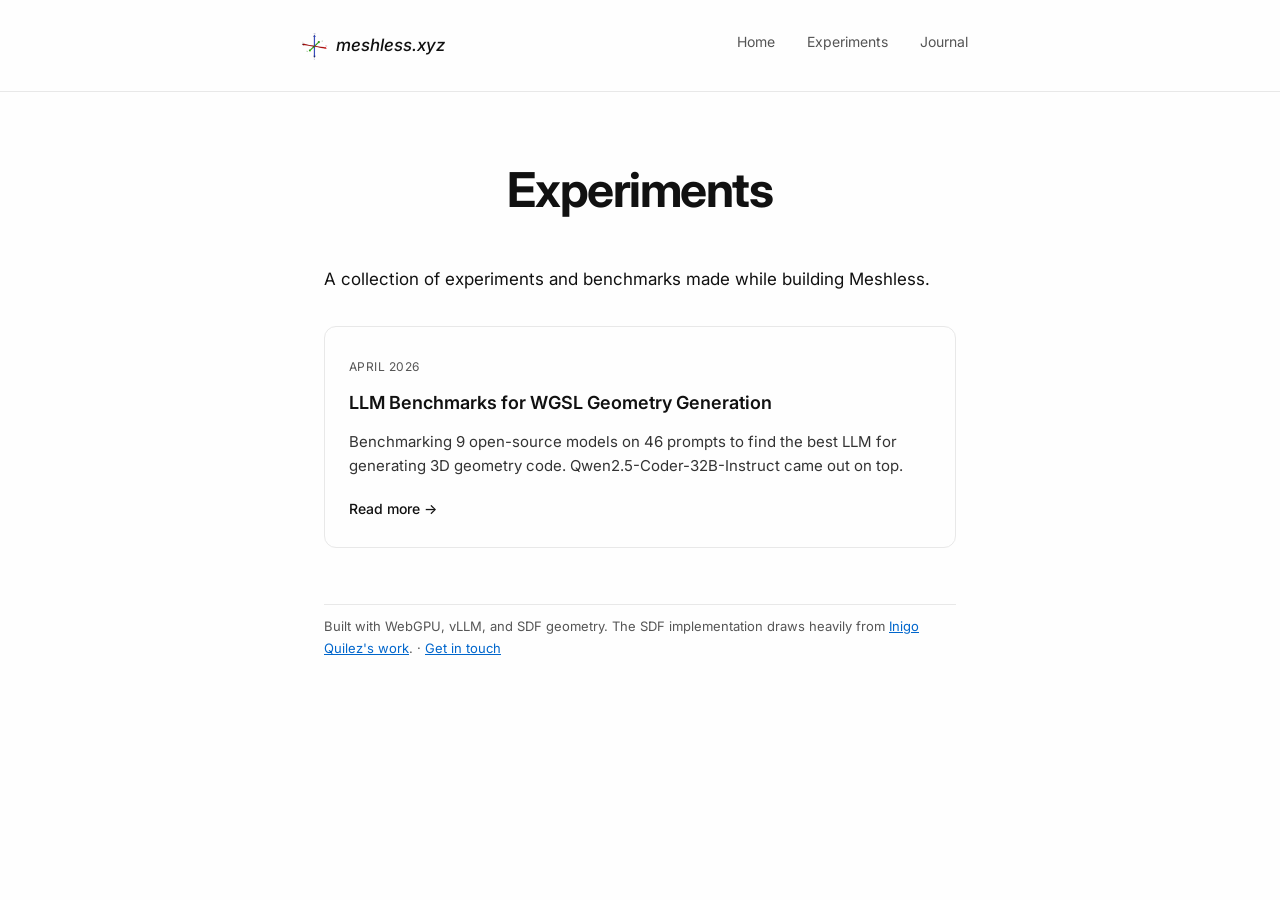
<file: experiments.html>
<!DOCTYPE html>
<html lang="en">
<head>
  <meta charset="UTF-8">
  <meta name="viewport" content="width=device-width, initial-scale=1.0">
  <link rel="icon" href="xyz.png" type="image/png">
  <title>Experiments — Meshless</title>
  <link rel="stylesheet" href="styles.css">
  <meta name="description" content="Experiments and benchmarks from the Meshless project">
</head>
<body>
  <nav class="nav">
    <div class="nav-inner">
      <a href="index.html" class="nav-brand"><img src="xyz.png" alt="" class="nav-logo">meshless.xyz</a>
      <ul class="nav-links">
        <li><a href="index.html">Home</a></li>
        <li><a href="experiments.html">Experiments</a></li>
        <li><a href="https://notes.meshless.xyz">Journal</a></li>
      </ul>
    </div>
  </nav>

  <main class="container">
    <!-- Article Header -->
    <header class="article-header">
      <h1>Experiments</h1>
    </header>

    <p>
      A collection of experiments and benchmarks made while building Meshless.
    </p>

    <div class="experiment-cards">
      <a href="experiments/llm-benchmarks.html" class="experiment-card">
        <span class="card-date">April 2026</span>
        <h3>LLM Benchmarks for WGSL Geometry Generation</h3>
        <p>Benchmarking 9 open-source models on 46 prompts to find the best LLM for generating 3D geometry code. Qwen2.5-Coder-32B-Instruct came out on top.</p>
        <span class="card-link">Read more →</span>
      </a>
    </div>

    <footer>
      <p>Built with WebGPU, vLLM, and SDF geometry. The SDF implementation draws heavily from <a href="https://iquilezles.org/articles/distfunctions/">Inigo Quilez's work</a>. · <a href="mailto:op.oliv17@gmail.com">Get in touch</a></p>
    </footer>
  </main>
</body>
</html>
</file>
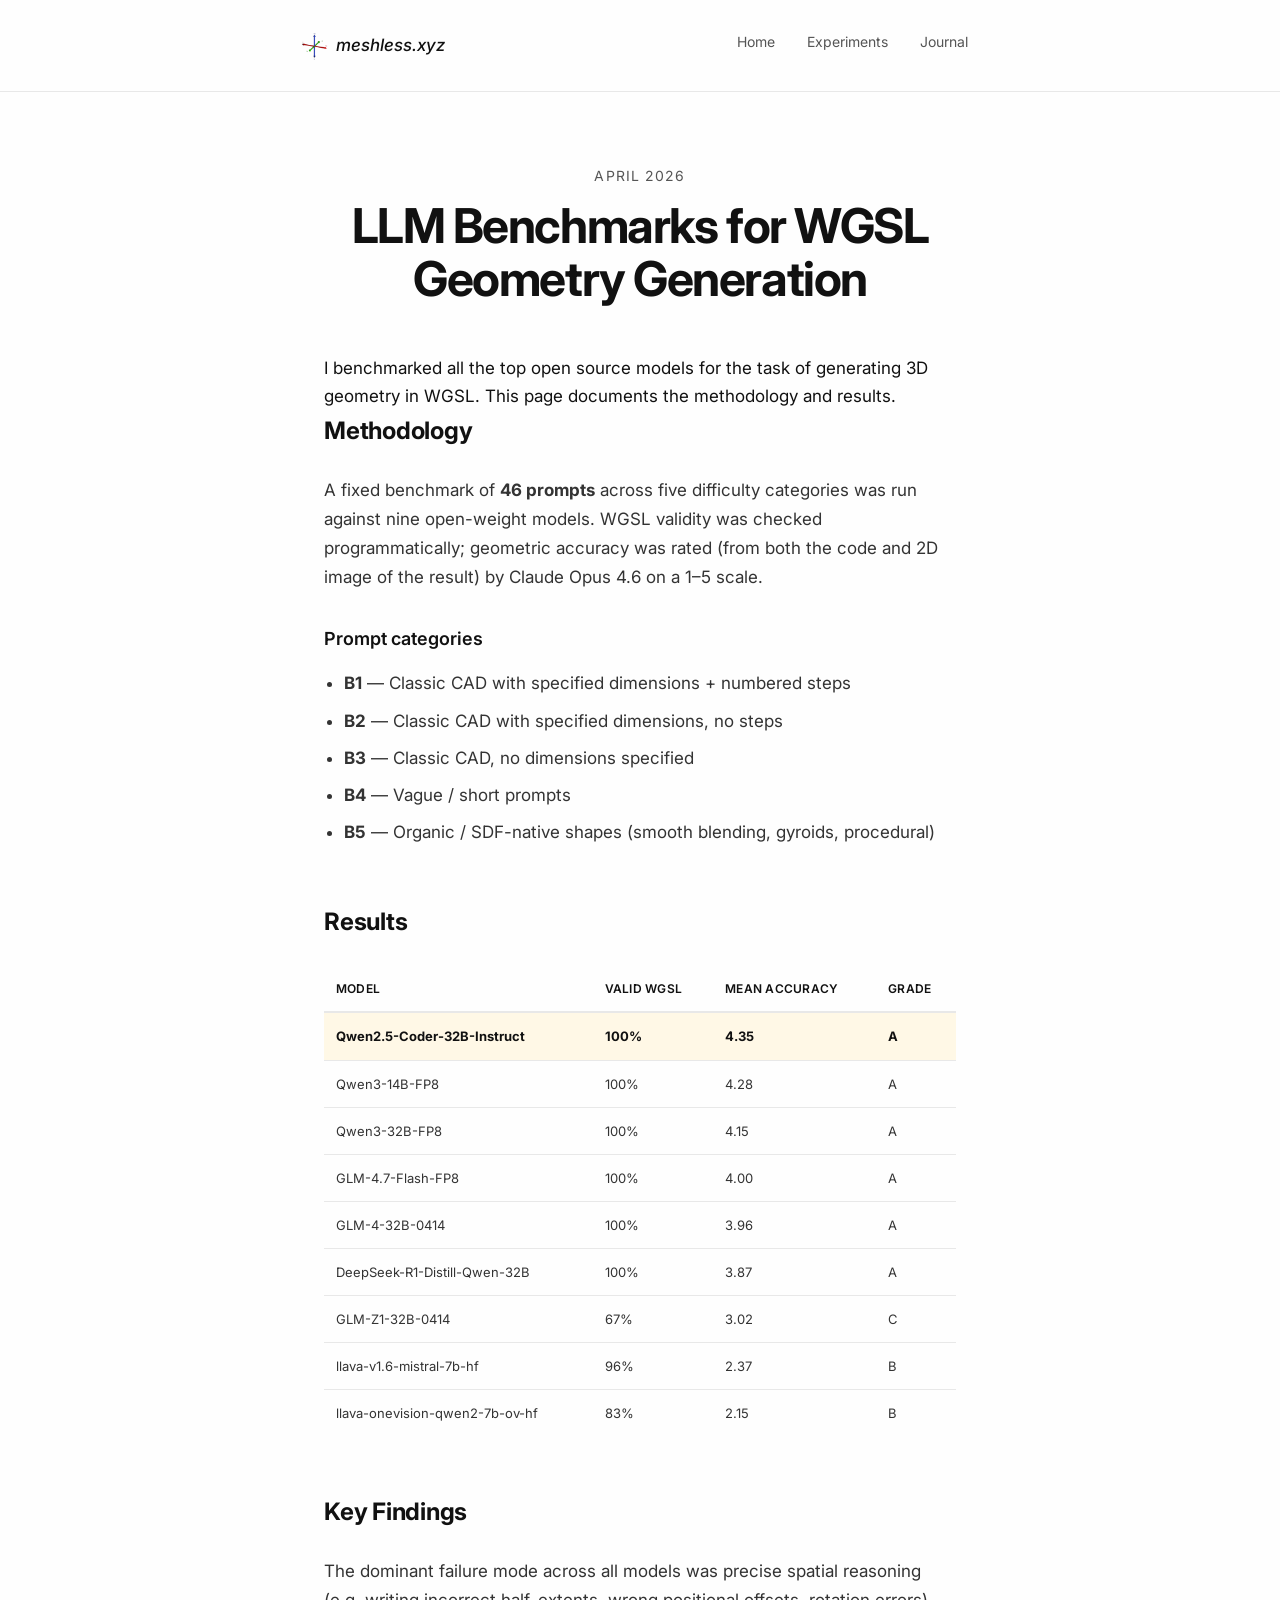
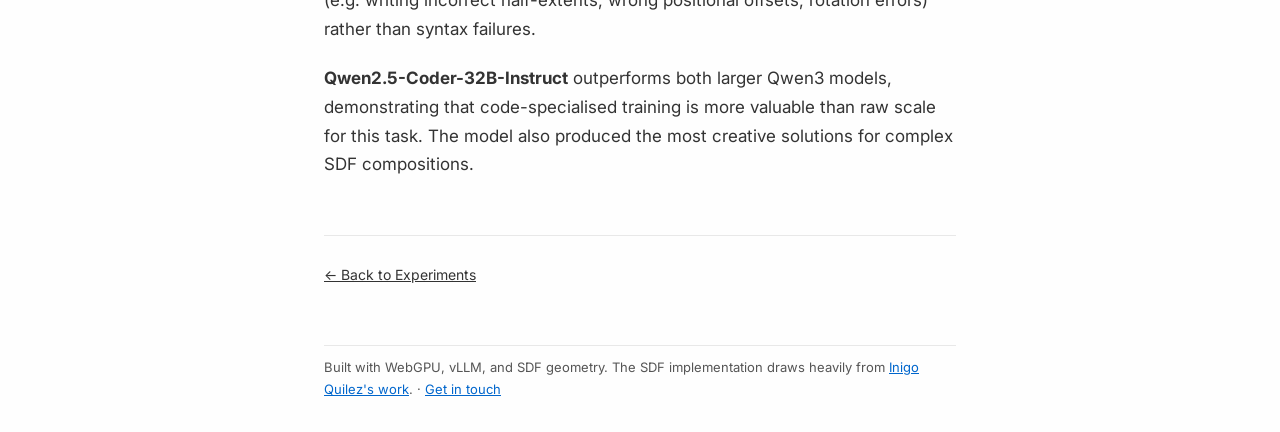
<file: experiments/llm-benchmarks.html>
<!DOCTYPE html>
<html lang="en">
<head>
  <meta charset="UTF-8">
  <meta name="viewport" content="width=device-width, initial-scale=1.0">
  <link rel="icon" href="../xyz.png" type="image/png">
  <title>LLM Benchmarks — Meshless</title>
  <link rel="stylesheet" href="../styles.css">
  <meta name="description" content="Benchmarking LLMs for 3D geometry generation in WGSL">
</head>
<body>
  <nav class="nav">
    <div class="nav-inner">
      <a href="../index.html" class="nav-brand"><img src="../xyz.png" alt="" class="nav-logo">meshless.xyz</a>
      <ul class="nav-links">
        <li><a href="../index.html">Home</a></li>
        <li><a href="../experiments.html">Experiments</a></li>
        <li><a href="https://notes.meshless.xyz">Journal</a></li>
      </ul>
    </div>
  </nav>

  <main class="container">
    <!-- Article Header -->
    <header class="article-header">
      <p class="article-tagline">April 2026</p>
      <h1>LLM Benchmarks for WGSL Geometry Generation</h1>
    </header>

    <!-- Intro -->
    <p>
      I benchmarked all the top open source models for the task of generating 3D geometry in WGSL. This page documents the methodology and results.
    </p>

    <section>
      <h2>Methodology</h2>
      <p>
        A fixed benchmark of <strong>46 prompts</strong> across five difficulty categories was run against nine open-weight models. WGSL validity was checked programmatically; geometric accuracy was rated (from both the code and 2D image of the result) by Claude Opus 4.6 on a 1–5 scale.
      </p>
      <h3>Prompt categories</h3>
      <ul>
        <li><strong>B1</strong> — Classic CAD with specified dimensions + numbered steps</li>
        <li><strong>B2</strong> — Classic CAD with specified dimensions, no steps</li>
        <li><strong>B3</strong> — Classic CAD, no dimensions specified</li>
        <li><strong>B4</strong> — Vague / short prompts</li>
        <li><strong>B5</strong> — Organic / SDF-native shapes (smooth blending, gyroids, procedural)</li>
      </ul>
    </section>

    <section>
      <h2>Results</h2>
      <div class="table-wrapper">
        <table>
          <thead>
            <tr>
              <th>Model</th>
              <th>Valid WGSL</th>
              <th>Mean Accuracy</th>
              <th>Grade</th>
            </tr>
          </thead>
          <tbody>
            <tr class="highlight-row">
              <td><strong>Qwen2.5-Coder-32B-Instruct</strong></td>
              <td><strong>100%</strong></td>
              <td><strong>4.35</strong></td>
              <td><strong>A</strong></td>
            </tr>
            <tr>
              <td>Qwen3-14B-FP8</td>
              <td>100%</td>
              <td>4.28</td>
              <td>A</td>
            </tr>
            <tr>
              <td>Qwen3-32B-FP8</td>
              <td>100%</td>
              <td>4.15</td>
              <td>A</td>
            </tr>
            <tr>
              <td>GLM-4.7-Flash-FP8</td>
              <td>100%</td>
              <td>4.00</td>
              <td>A</td>
            </tr>
            <tr>
              <td>GLM-4-32B-0414</td>
              <td>100%</td>
              <td>3.96</td>
              <td>A</td>
            </tr>
            <tr>
              <td>DeepSeek-R1-Distill-Qwen-32B</td>
              <td>100%</td>
              <td>3.87</td>
              <td>A</td>
            </tr>
            <tr>
              <td>GLM-Z1-32B-0414</td>
              <td>67%</td>
              <td>3.02</td>
              <td>C</td>
            </tr>
            <tr>
              <td>llava-v1.6-mistral-7b-hf</td>
              <td>96%</td>
              <td>2.37</td>
              <td>B</td>
            </tr>
            <tr>
              <td>llava-onevision-qwen2-7b-ov-hf</td>
              <td>83%</td>
              <td>2.15</td>
              <td>B</td>
            </tr>
          </tbody>
        </table>
      </div>
    </section>

    <section>
      <h2>Key Findings</h2>
      <p>
        The dominant failure mode across all models was precise spatial reasoning (e.g. writing incorrect half-extents, wrong positional offsets, rotation errors) rather than syntax failures.
      </p>
      <p>
        <strong>Qwen2.5-Coder-32B-Instruct</strong> outperforms both larger Qwen3 models, demonstrating that code-specialised training is more valuable than raw scale for this task. The model also produced the most creative solutions for complex SDF compositions.
      </p>
    </section>

    <p class="back-link">
      <a href="../experiments.html">← Back to Experiments</a>
    </p>

    <footer>
      <p>Built with WebGPU, vLLM, and SDF geometry. The SDF implementation draws heavily from <a href="https://iquilezles.org/articles/distfunctions/">Inigo Quilez's work</a>. · <a href="mailto:op.oliv17@gmail.com">Get in touch</a></p>
    </footer>
  </main>
</body>
</html>
</file>
<file: styles.css>
/* Base */
@import url('https://fonts.googleapis.com/css2?family=Inter:wght@400;500;600;700&display=swap');

:root {
  --bg: #fefefe;
  --text: #111;
  --text-muted: #333;
  --text-light: #555;
  --accent: #0066cc;
  --link: #0066cc;
  --border: #e8e8e8;
  --code-bg: #f6f6f6;
  --highlight: #fff8e6;
}

* {
  margin: 0;
  padding: 0;
  box-sizing: border-box;
}

html {
  scroll-behavior: smooth;
}

body {
  font-family: 'Inter', Helvetica, Arial, sans-serif;
  background: var(--bg);
  color: var(--text);
  line-height: 1.7;
  font-size: 17px;
}

/* Navigation */
.nav {
  position: sticky;
  top: 0;
  background: rgba(254, 254, 254, 0.92);
  backdrop-filter: blur(8px);
  border-bottom: 1px solid var(--border);
  z-index: 100;
  padding: 2px 12px;
}

.nav-inner {
  max-width: 680px;
  margin: 0 auto;
  display: flex;
  align-items: center;
  justify-content: space-between;
}

.nav-brand {
  font-style: italic;
  font-size: 17px;
  color: var(--text);
  text-decoration: none;
  font-weight: 500;
  display: flex;
  align-items: center;
  gap: 8px;
}

.nav-logo {
  width: 28px;
  height: 28px;
  border-radius: 5px;
}

.nav-links {
  display: flex;
  gap: 8px;
  list-style: none;
  align-items: center;
  padding-top: 10px;
}

.nav-links a {
  color: var(--text-light);
  text-decoration: none;
  font-size: 14px;
  padding: 6px 12px;
  border-radius: 5px;
  transition: all 0.15s ease;
}

.nav-links a:hover {
  color: var(--text);
  background: var(--code-bg);
}

/* Main content */
.container {
  max-width: 680px;
  margin: 0 auto;
  padding: 48px 24px 32px;
}

/* Article header */
.article-header {
  text-align: center;
  margin-bottom: 48px;
  padding-top: 24px;
}

.article-tagline {
  font-size: 14px;
  color: var(--text-light);
  text-transform: uppercase;
  letter-spacing: 0.08em;
  margin-bottom: 12px;
}

.article-header h1 {
  font-size: 48px;
  font-weight: 700;
  letter-spacing: -0.03em;
  line-height: 1.1;
}

/* Demo image */
.demo-figure {
  margin: 0 0 48px;
}

.demo-figure img,
.demo-figure video {
  width: 100%;
  max-width: 100%;
  display: block;
  margin: 0 auto;
  border-radius: 8px;
}

.demo-caption {
  font-size: 13px;
  color: var(--text-light);
  text-align: center;
  margin-top: 12px;
}

/* Sections */
section {
  margin-bottom: 56px;
}

section h2 {
  font-size: 24px;
  font-weight: 700;
  margin: 0 0 24px;
  letter-spacing: -0.01em;
}

section h3 {
  font-size: 18px;
  font-weight: 600;
  margin: 32px 0 16px;
  color: var(--text);
}

section p {
  margin-bottom: 20px;
  color: var(--text-muted);
}

#intro {
  background: var(--code-bg);
  padding: 20px 22px;
  border-radius: 8px;
  color: var(--text);
}

#intro p {
  font-style: italic;
}

.intro-outro {
  margin-top: 28px;
  padding-top: 24px;
  border-top: 1px solid var(--border);
  text-align: center;
}

#intro .intro-outro p {
  font-style: normal;
  font-weight: 700;
  color: var(--text);
  max-width: 36em;
  margin-left: auto;
  margin-right: auto;
  margin-bottom: 20px;
}

.problem-graph {
  width: 100%;
  max-width: 100%;
  display: block;
  margin: 0 0 24px;
  border-radius: 10px;
}

.vase-figure {
  margin: 0 0 24px;
}

.vase-example {
  width: 100%;
  max-width: 100%;
  display: block;
  margin: 0;
  border-radius: 10px;
}

.vase-caption {
  font-size: 13px;
  line-height: 1.45;
  font-weight: 400;
  font-style: italic;
  color: var(--text-light);
  text-align: center;
  margin-top: 10px;
  max-width: 34em;
  margin-left: auto;
  margin-right: auto;
  letter-spacing: 0.01em;
}

/* Flow diagram */
.flow-diagram {
  text-align: center;
  margin: 28px 0;
  padding: 32px 24px;
  background: var(--code-bg);
  border-radius: 12px;
}

.flow-diagram p {
  margin: 0;
  color: var(--text);
  font-size: 15px;
}

.flow-diagram .flow-prompt {
  font-style: italic;
  color: var(--text-muted);
  font-size: 16px;
}

.flow-diagram .arrow {
  display: block;
  font-size: 18px;
  color: #ccc;
  margin: 16px 0;
  line-height: 1;
}

/* Lists */
ul, ol {
  margin: 16px 0 24px 20px;
  color: var(--text-muted);
}

li {
  margin-bottom: 10px;
  line-height: 1.6;
}

/* Code blocks */
pre {
  background: #2d2d2d;
  border-radius: 8px;
  padding: 20px;
  overflow-x: auto;
  font-size: 13px;
  line-height: 1.6;
  margin: 24px 0;
}

pre code {
  color: #e6e6e6;
}

code {
  font-family: 'SF Mono', 'Fira Code', 'Consolas', monospace;
}

:not(pre) > code {
  background: var(--code-bg);
  padding: 3px 6px;
  border-radius: 4px;
  font-size: 15px;
}

/* Tables */
.table-wrapper {
  margin: 24px 0;
  overflow-x: auto;
}

table {
  width: 100%;
  border-collapse: collapse;
  font-size: 13px;
}

th, td {
  padding: 12px 12px;
  text-align: left;
}

th {
  font-weight: 600;
  color: var(--text);
  border-bottom: 2px solid var(--border);
  font-size: 12px;
  text-transform: uppercase;
  letter-spacing: 0.02em;
}

td {
  color: var(--text-muted);
  border-bottom: 1px solid var(--border);
}

tr:last-child td {
  border-bottom: none;
}

tr:hover td {
  background: var(--code-bg);
}

.highlight-row td {
  background: var(--highlight);
  color: var(--text);
  font-weight: 500;
}

/* Roadmap */
.roadmap-phase {
  margin-bottom: 24px;
}

.roadmap-phase h4 {
  font-size: 13px;
  font-weight: 600;
  text-transform: uppercase;
  letter-spacing: 0.04em;
  color: var(--text-light);
  margin-bottom: 12px;
}

.roadmap-list {
  list-style: none;
  margin-left: 0;
}

.roadmap-list li {
  padding: 8px 0 8px 28px;
  position: relative;
  color: var(--text-muted);
}

.roadmap-list li::before {
  content: '';
  position: absolute;
  left: 0;
  top: 13px;
  width: 16px;
  height: 16px;
  border: 2px solid var(--border);
  border-radius: 4px;
}

.roadmap-list li.done {
  color: var(--text);
}

.roadmap-list li.done::before {
  background: var(--accent);
  border-color: var(--accent);
  background-image: url("data:image/svg+xml,%3Csvg xmlns='http://www.w3.org/2000/svg' width='10' height='10' viewBox='0 0 24 24' fill='none' stroke='white' stroke-width='3'%3E%3Cpolyline points='20 6 9 17 4 12'%3E%3C/polyline%3E%3C/svg%3E");
  background-repeat: no-repeat;
  background-position: center;
}

/* CTA (in-page button row; also used in About Me outro) */
.cta-buttons {
  display: flex;
  gap: 12px;
  justify-content: center;
  flex-wrap: wrap;
}

.btn {
  display: inline-flex;
  align-items: center;
  gap: 8px;
  padding: 12px 24px;
  border-radius: 8px;
  font-size: 14px;
  font-weight: 600;
  text-decoration: none;
  transition: all 0.15s ease;
}

.btn-primary {
  background: var(--text);
  color: white;
}

.btn-primary:hover {
  opacity: 0.85;
  text-decoration: none;
}

.btn-secondary {
  background: white;
  color: var(--text);
  border: 1px solid var(--border);
}

.btn-secondary:hover {
  border-color: var(--text-muted);
  text-decoration: none;
}

/* Footer */
footer {
  margin-top: 56px;
  padding-top: 10px;
  border-top: 1px solid var(--border);
}

footer p {
  font-size: 13px;
  color: var(--text-light);
}

.site-footer {
  display: flex;
  flex-wrap: wrap;
  align-items: center;
  justify-content: space-between;
  gap: 12px;
}

.site-footer > p {
  margin: 0;
  flex: 1 1 12rem;
}

.footer-linkedin {
  display: inline-flex;
  color: var(--text-light);
  text-decoration: none;
  opacity: 0.85;
  transition: color 0.15s ease, opacity 0.15s ease;
}

.footer-linkedin:hover {
  color: var(--accent);
  opacity: 1;
  text-decoration: none;
}

.footer-linkedin svg {
  display: block;
}

/* Links */
a {
  color: var(--link);
}

a:hover {
  text-decoration: underline;
}

/* Benchmarks link */
.benchmarks-link {
  background: var(--code-bg);
  padding: 20px 24px;
  border-radius: 8px;
  margin: 24px 0;
}

/* Experiment cards */
.experiment-cards {
  margin-top: 32px;
}

.experiment-card {
  display: block;
  padding: 24px;
  border: 1px solid var(--border);
  border-radius: 12px;
  text-decoration: none;
  transition: all 0.15s ease;
  margin-bottom: 16px;
}

.experiment-card:hover {
  border-color: var(--text-muted);
  text-decoration: none;
}

.experiment-card:hover .card-link {
  color: var(--accent);
}

.card-date {
  font-size: 12px;
  color: var(--text-light);
  text-transform: uppercase;
  letter-spacing: 0.04em;
}

.experiment-card h3 {
  font-size: 18px;
  font-weight: 600;
  color: var(--text);
  margin: 8px 0 12px;
}

.experiment-card p {
  color: var(--text-muted);
  margin: 0 0 16px;
  font-size: 15px;
  line-height: 1.6;
}

.card-link {
  font-size: 14px;
  font-weight: 500;
  color: var(--text);
}

/* Back link */
.back-link {
  margin-top: 40px;
  padding-top: 24px;
  border-top: 1px solid var(--border);
}

.back-link a {
  font-size: 14px;
  color: var(--text-muted);
}

/* Responsive */
@media (max-width: 640px) {
  .article-header h1 {
    font-size: 36px;
  }

  .article-tagline {
    font-size: 12px;
  }

  section h2 {
    font-size: 22px;
  }

  table {
    font-size: 12px;
  }

  th, td {
    padding: 10px 8px;
  }

  pre {
    font-size: 12px;
    padding: 16px;
  }

  #intro {
    padding: 18px 16px;
  }

  .intro-outro {
    padding-top: 20px;
    margin-top: 22px;
  }
}
</file>
